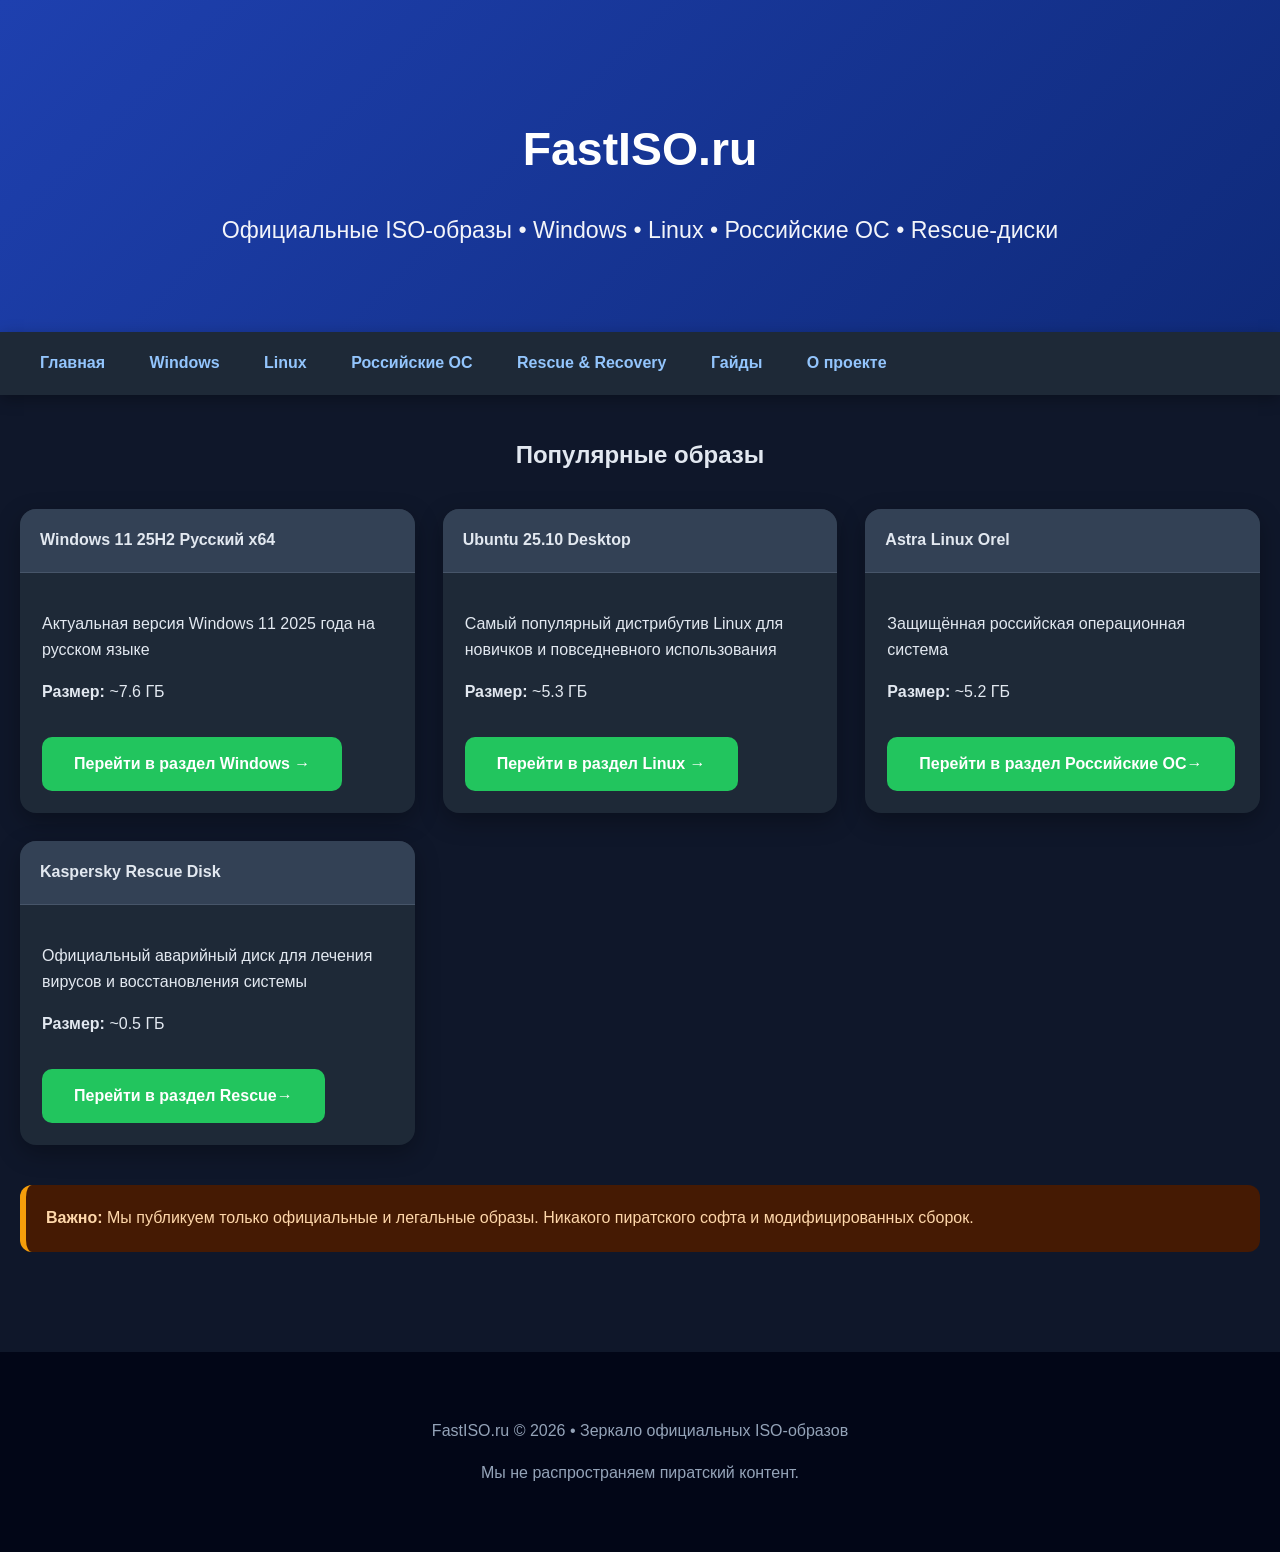
<file: index.html>
<!DOCTYPE html>
<html lang="ru">
<head>
    <meta charset="UTF-8">
    <meta name="viewport" content="width=device-width, initial-scale=1.0">
    <title>FastISO.ru - Скачать официальные ISO Windows, Linux и утилиты</title>
    <meta name="description" content="Быстрое и безопасное зеркало официальных ISO-образов: Windows 11, Windows 10, Ubuntu, Debian, Astra Linux, rescue-диски. Прямые ссылки.">
    <link rel="icon" href="favicon.ico" type="image/x-icon">
    <link rel="stylesheet" href="css/style.css">
</head>

<!-- Yandex.Metrika counter -->
<script type="text/javascript">
    (function(m,e,t,r,i,k,a){
        m[i]=m[i]||function(){(m[i].a=m[i].a||[]).push(arguments)};
        m[i].l=1*new Date();
        for (var j = 0; j < document.scripts.length; j++) {if (document.scripts[j].src === r) { return; }}
        k=e.createElement(t),a=e.getElementsByTagName(t)[0],k.async=1,k.src=r,a.parentNode.insertBefore(k,a)
    })(window, document,'script','https://mc.yandex.ru/metrika/tag.js?id=108480868', 'ym');

    ym(108480868, 'init', {ssr:true, webvisor:true, clickmap:true, ecommerce:"dataLayer", referrer: document.referrer, url: location.href, accurateTrackBounce:true, trackLinks:true});
</script>
<noscript><div><img src="https://mc.yandex.ru/watch/108480868" style="position:absolute; left:-9999px;" alt="" /></div></noscript>
<!-- /Yandex.Metrika counter -->
    
<body>
    <header>
        <div class="container">
            <h1>FastISO.ru</h1>
            <p class="subtitle">Официальные ISO-образы • Windows • Linux • Российские ОС • Rescue-диски</p>
        </div>
    </header>

    <nav class="main-nav">
        <div class="container">
            <a href="index.html">Главная</a>
            <a href="windows.html">Windows</a>
            <a href="linux.html">Linux</a>
            <a href="russian.html">Российские ОС</a>
            <a href="rescue.html">Rescue & Recovery</a>
            <a href="guides.html">Гайды</a>
            <a href="about.html">О проекте</a>
        </div>
    </nav>

    <div class="container">
        <h2 style="margin-bottom: 35px; text-align: center;">Популярные образы</h2>

        <div class="cards">
            <div class="card">
                <div class="card-header">Windows 11 25H2 Русский x64</div>
                <div class="card-body">
                    <p>Актуальная версия Windows 11 2025 года на русском языке</p>
                    <p><strong>Размер:</strong> ~7.6 ГБ</p>
                    <a href="windows.html" class="download-btn">Перейти в раздел Windows →</a>
                </div>
            </div>

            <div class="card">
                <div class="card-header">Ubuntu 25.10 Desktop</div>
                <div class="card-body">
                    <p>Самый популярный дистрибутив Linux для новичков и повседневного использования</p>
                    <p><strong>Размер:</strong> ~5.3 ГБ</p>
                    <a href="linux.html" class="download-btn">Перейти в раздел Linux →</a>
                </div>
            </div>

            <div class="card">
                <div class="card-header">Astra Linux Orel</div>
                <div class="card-body">
                    <p>Защищённая российская операционная система</p>
                    <p><strong>Размер:</strong> ~5.2 ГБ</p>
                    <a href="russian.html" class="download-btn">Перейти в раздел Российские ОС→</a>
                </div>
            </div>

            <div class="card">
                <div class="card-header">Kaspersky Rescue Disk</div>
                <div class="card-body">
                    <p>Официальный аварийный диск для лечения вирусов и восстановления системы</p>
                    <p><strong>Размер:</strong> ~0.5 ГБ</p>
                    <a href="rescue.html" class="download-btn">Перейти в раздел Rescue→</a>
                </div>
            </div>
        </div>

        <div class="warning">
            <strong>Важно:</strong> Мы публикуем только официальные и легальные образы. 
            Никакого пиратского софта и модифицированных сборок.
        </div>
    </div>

    <footer>
        <p>FastISO.ru © 2026 • Зеркало официальных ISO-образов</p>
        <p>Мы не распространяем пиратский контент.</p>
    </footer>
</body>
</html>
</file>
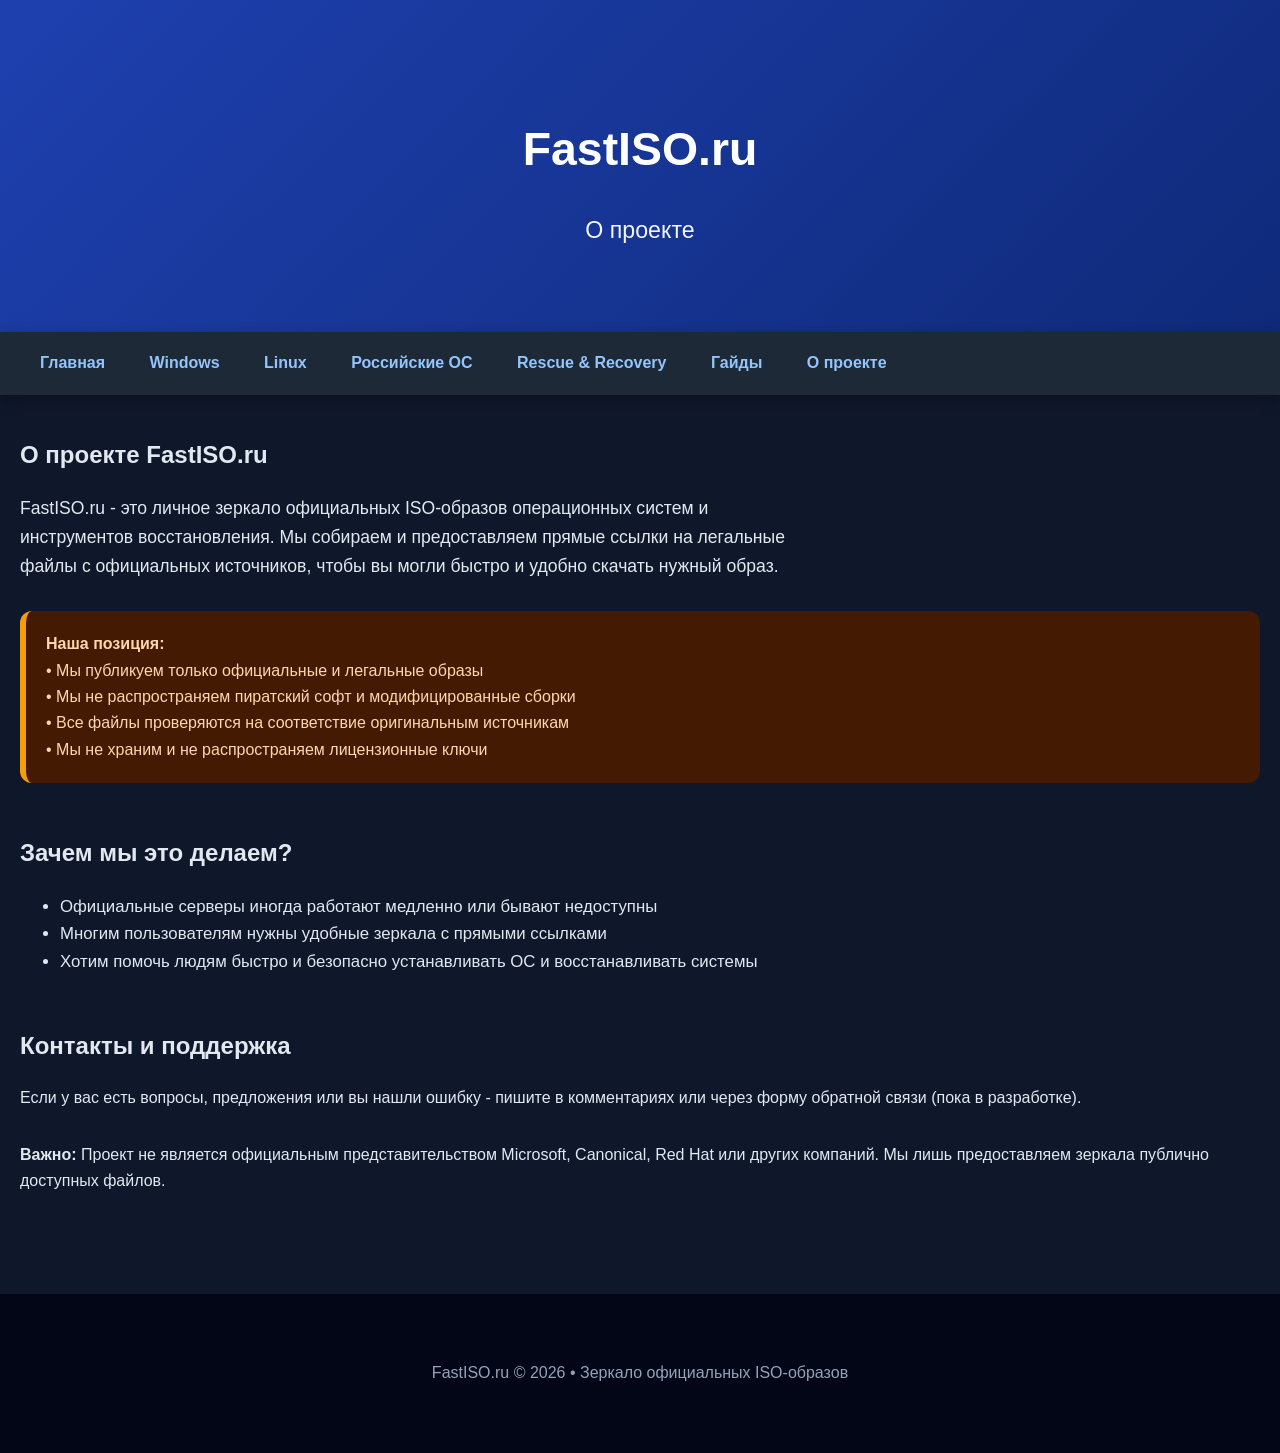
<file: about.html>
<!DOCTYPE html>
<html lang="ru">
<head>
    <meta charset="UTF-8">
    <meta name="viewport" content="width=device-width, initial-scale=1.0">
    <title>О проекте - FastISO.ru</title>
    <meta name="description" content="FastISO.ru - независимое зеркало официальных ISO-образов операционных систем и инструментов восстановления.">
    <link rel="icon" href="favicon.ico" type="image/x-icon">
    <link rel="stylesheet" href="css/style.css">
</head>
<body>
    <header>
        <div class="container">
            <h1>FastISO.ru</h1>
            <p class="subtitle">О проекте</p>
        </div>
    </header>

    <nav class="main-nav">
        <div class="container">
            <a href="index.html">Главная</a>
            <a href="windows.html">Windows</a>
            <a href="linux.html">Linux</a>
            <a href="russian.html">Российские ОС</a>
            <a href="rescue.html">Rescue & Recovery</a>
            <a href="guides.html">Гайды</a>
            <a href="about.html">О проекте</a>
        </div>
    </nav>

    <div class="container">
        <h2>О проекте FastISO.ru</h2>
        
        <p style="font-size: 1.1em; max-width: 800px;">
            FastISO.ru - это личное зеркало официальных ISO-образов операционных систем и инструментов восстановления. 
            Мы собираем и предоставляем прямые ссылки на легальные файлы с официальных источников, чтобы вы могли быстро и удобно скачать нужный образ.
        </p>

        <div class="warning" style="margin-top: 30px;">
            <strong>Наша позиция:</strong><br>
            • Мы публикуем только официальные и легальные образы<br>
            • Мы не распространяем пиратский софт и модифицированные сборки<br>
            • Все файлы проверяются на соответствие оригинальным источникам<br>
            • Мы не храним и не распространяем лицензионные ключи
        </div>

        <h2 style="margin-top: 50px;">Зачем мы это делаем?</h2>
        <ul style="max-width: 800px; font-size: 1.05em;">
            <li>Официальные серверы иногда работают медленно или бывают недоступны</li>
            <li>Многим пользователям нужны удобные зеркала с прямыми ссылками</li>
            <li>Хотим помочь людям быстро и безопасно устанавливать ОС и восстанавливать системы</li>
        </ul>

        <h2 style="margin-top: 50px;">Контакты и поддержка</h2>
        <p>
            Если у вас есть вопросы, предложения или вы нашли ошибку - пишите в комментариях или через форму обратной связи (пока в разработке).
        </p>

        <p style="margin-top: 30px;">
            <strong>Важно:</strong> Проект не является официальным представительством Microsoft, Canonical, Red Hat или других компаний. 
            Мы лишь предоставляем зеркала публично доступных файлов.
        </p>
    </div>

    <footer>
        <p>FastISO.ru © 2026 • Зеркало официальных ISO-образов</p>
    </footer>
</body>
</html>
</file>
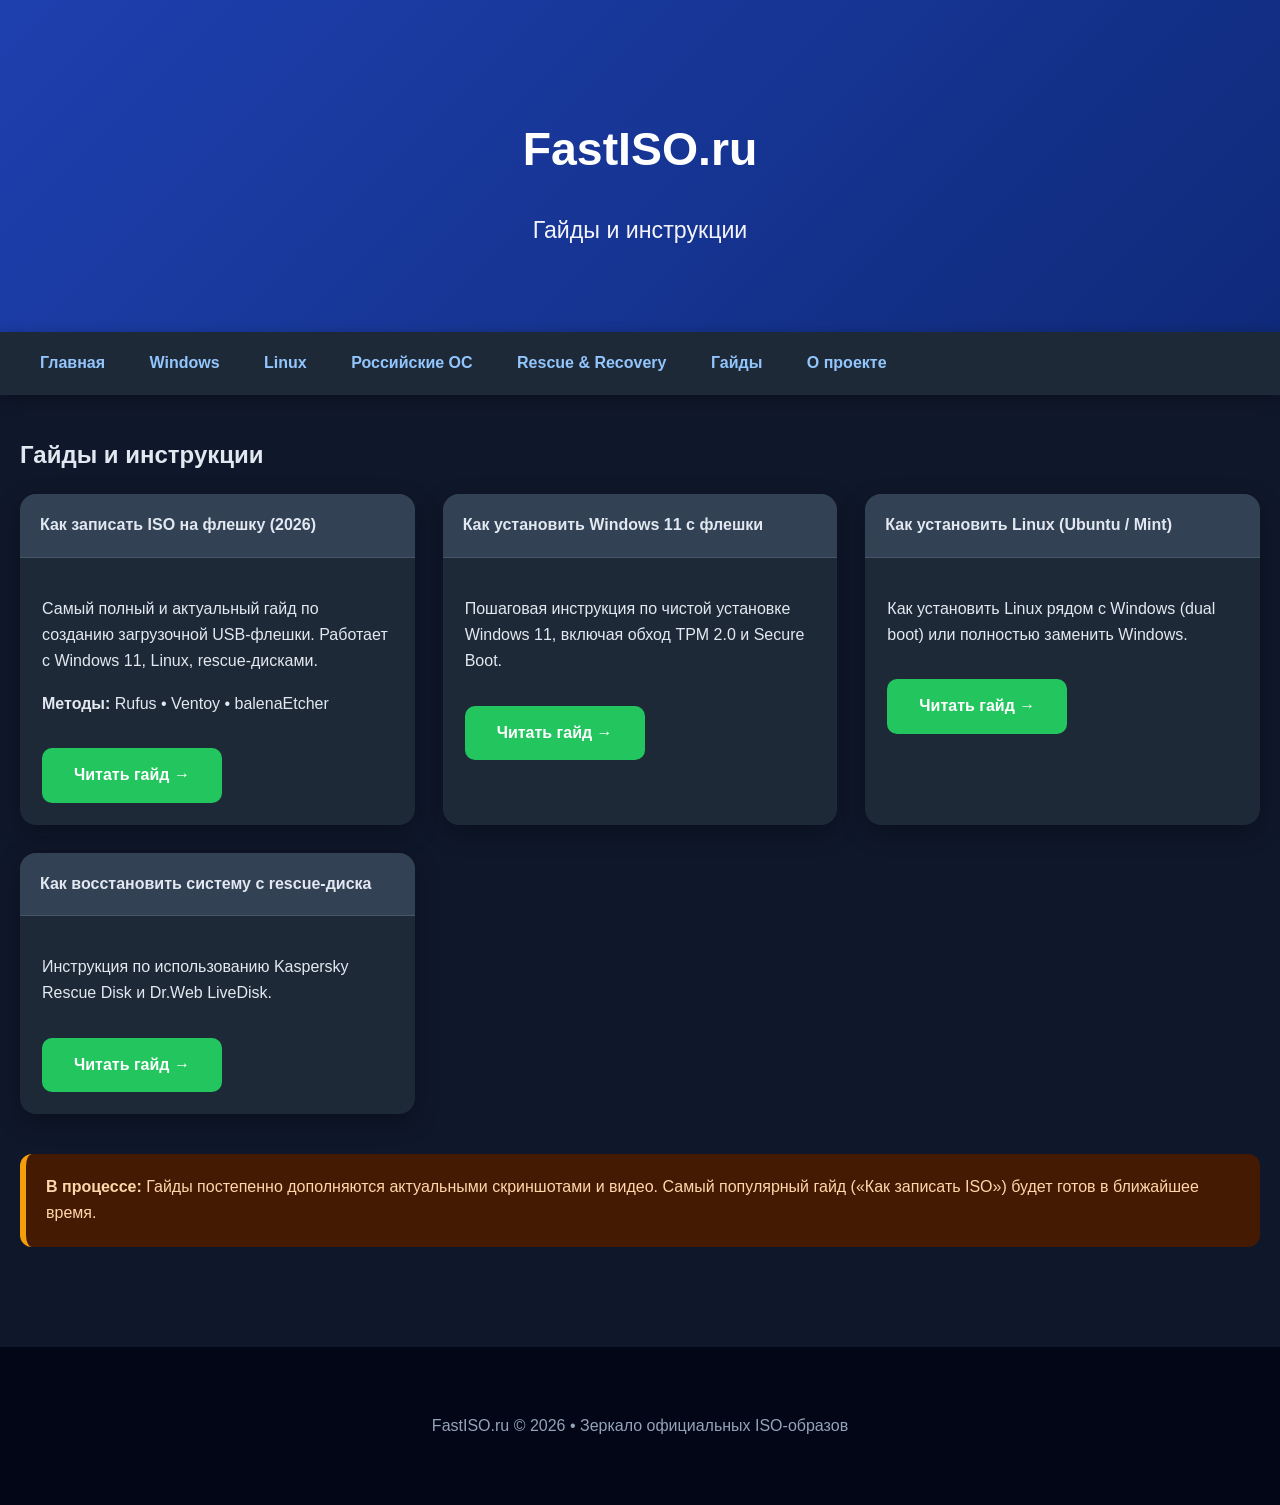
<file: guides.html>
<!DOCTYPE html>
<html lang="ru">
<head>
    <meta charset="UTF-8">
    <meta name="viewport" content="width=device-width, initial-scale=1.0">
    <title>Гайды и инструкции - FastISO.ru</title>
    <meta name="description" content="Полезные гайды: как записать ISO на флешку, как установить Windows 11, Linux и восстановить систему.">
    <link rel="icon" href="favicon.ico" type="image/x-icon">
    <link rel="stylesheet" href="css/style.css">
</head>
<body>
    <header>
        <div class="container">
            <h1>FastISO.ru</h1>
            <p class="subtitle">Гайды и инструкции</p>
        </div>
    </header>

    <nav class="main-nav">
        <div class="container">
            <a href="index.html">Главная</a>
            <a href="windows.html">Windows</a>
            <a href="linux.html">Linux</a>
            <a href="russian.html">Российские ОС</a>
            <a href="rescue.html">Rescue & Recovery</a>
            <a href="guides.html">Гайды</a>
            <a href="about.html">О проекте</a>
        </div>
    </nav>

    <div class="container">
        <h2>Гайды и инструкции</h2>

        <div class="cards">
            <!-- Главный гайд -->
            <div class="card">
                <div class="card-header">Как записать ISO на флешку (2026)</div>
                <div class="card-body">
                    <p>Самый полный и актуальный гайд по созданию загрузочной USB-флешки. Работает с Windows 11, Linux, rescue-дисками.</p>
                    <p><strong>Методы:</strong> Rufus • Ventoy • balenaEtcher</p>
                    <a href="#" class="download-btn">Читать гайд →</a>
                </div>
            </div>

            <div class="card">
                <div class="card-header">Как установить Windows 11 с флешки</div>
                <div class="card-body">
                    <p>Пошаговая инструкция по чистой установке Windows 11, включая обход TPM 2.0 и Secure Boot.</p>
                    <a href="#" class="download-btn">Читать гайд →</a>
                </div>
            </div>

            <div class="card">
                <div class="card-header">Как установить Linux (Ubuntu / Mint)</div>
                <div class="card-body">
                    <p>Как установить Linux рядом с Windows (dual boot) или полностью заменить Windows.</p>
                    <a href="#" class="download-btn">Читать гайд →</a>
                </div>
            </div>

            <div class="card">
                <div class="card-header">Как восстановить систему с rescue-диска</div>
                <div class="card-body">
                    <p>Инструкция по использованию Kaspersky Rescue Disk и Dr.Web LiveDisk.</p>
                    <a href="#" class="download-btn">Читать гайд →</a>
                </div>
            </div>
        </div>

        <div class="warning" style="margin-top: 40px;">
            <strong>В процессе:</strong> Гайды постепенно дополняются актуальными скриншотами и видео. 
            Самый популярный гайд («Как записать ISO») будет готов в ближайшее время.
        </div>
    </div>

    <footer>
        <p>FastISO.ru © 2026 • Зеркало официальных ISO-образов</p>
    </footer>
</body>
</html>
</file>
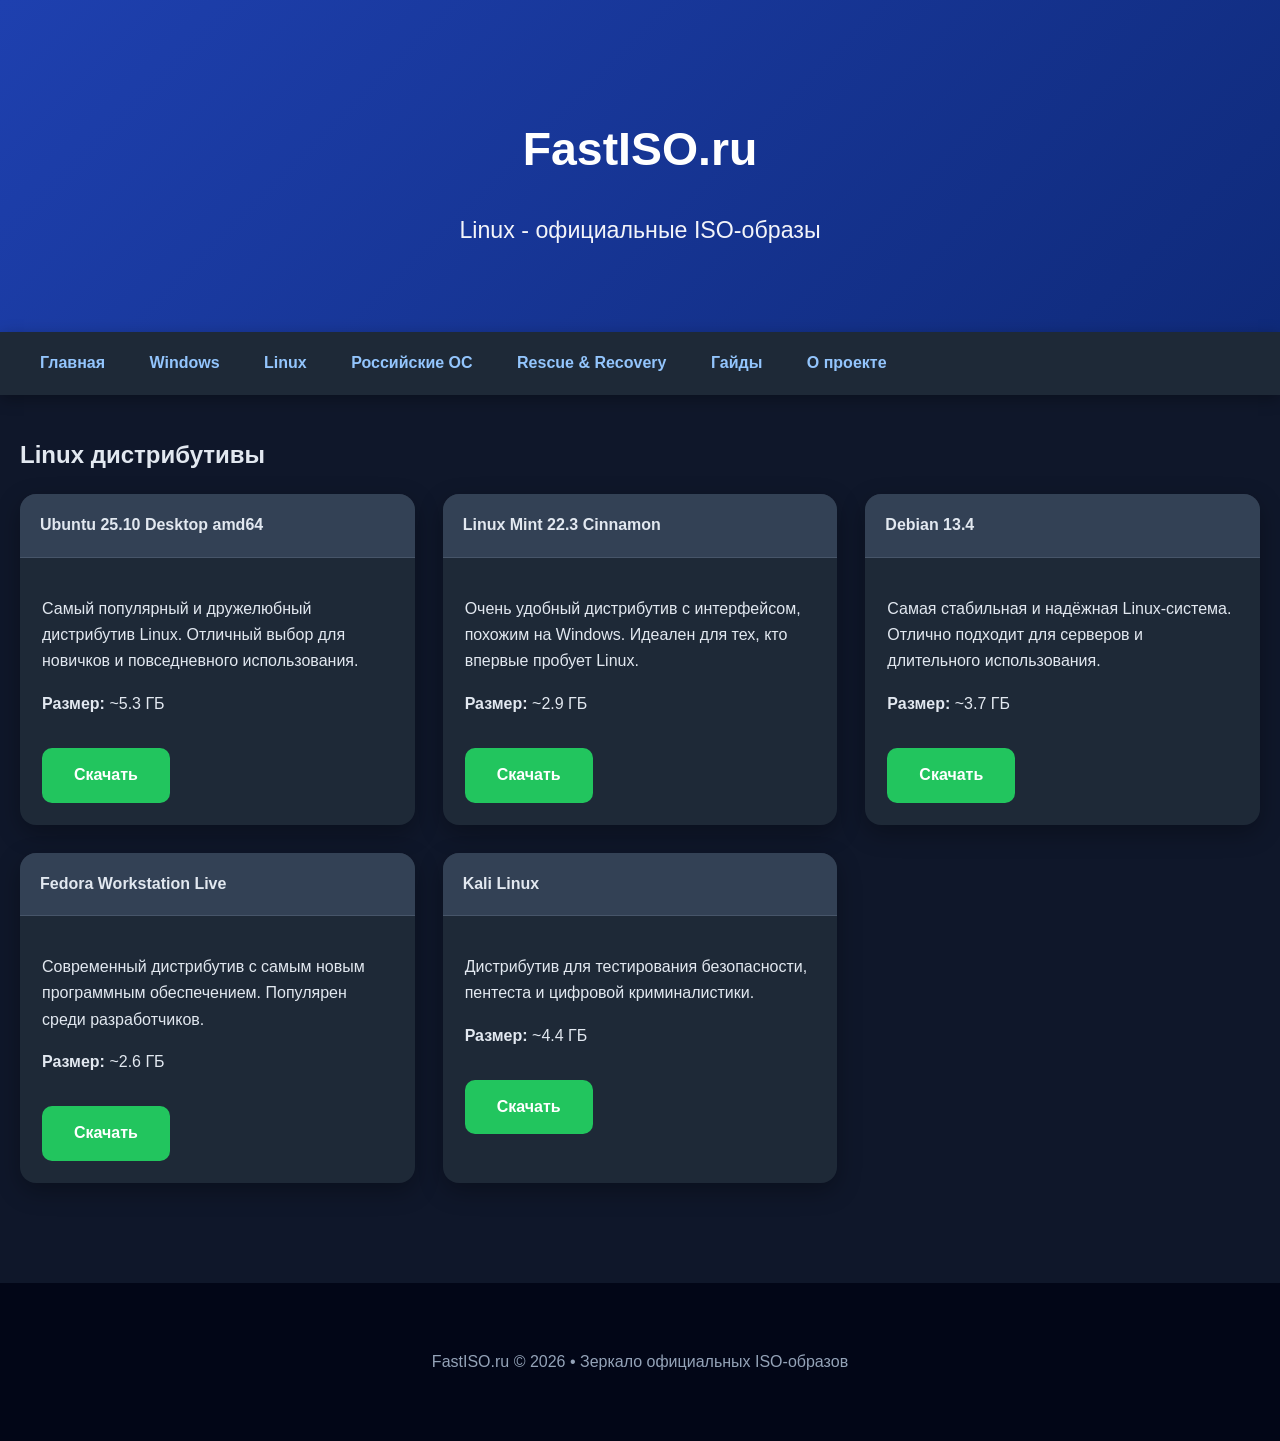
<file: linux.html>
<!DOCTYPE html>
<html lang="ru">
<head>
    <meta charset="UTF-8">
    <meta name="viewport" content="width=device-width, initial-scale=1.0">
    <title>Linux - Скачать официальные ISO | FastISO.ru</title>
    <meta name="description" content="Скачать официальные ISO Linux: Ubuntu, Linux Mint, Debian, Fedora, Kali Linux, Pop!_OS. Прямые ссылки.">
    <link rel="icon" href="favicon.ico" type="image/x-icon">
    <link rel="stylesheet" href="css/style.css">
</head>
<body>
    <header>
        <div class="container">
            <h1>FastISO.ru</h1>
            <p class="subtitle">Linux - официальные ISO-образы</p>
        </div>
    </header>

    <nav class="main-nav">
        <div class="container">
            <a href="index.html">Главная</a>
            <a href="windows.html">Windows</a>
            <a href="linux.html">Linux</a>
            <a href="russian.html">Российские ОС</a>
            <a href="rescue.html">Rescue & Recovery</a>
            <a href="guides.html">Гайды</a>
            <a href="about.html">О проекте</a>
        </div>
    </nav>

    <div class="container">
        <h2>Linux дистрибутивы</h2>
        
        <div class="cards">
            <div class="card">
                <div class="card-header">Ubuntu 25.10 Desktop amd64</div>
                <div class="card-body">
                    <p>Самый популярный и дружелюбный дистрибутив Linux. Отличный выбор для новичков и повседневного использования.</p>
                    <p><strong>Размер:</strong> ~5.3 ГБ</p>
                    <a href="https://cloud.mail.ru/public/m8D6/ayPZVkDx6" class="download-btn" target="_blank">Скачать</a>
                </div>
            </div>

            <div class="card">
                <div class="card-header">Linux Mint 22.3 Cinnamon</div>
                <div class="card-body">
                    <p>Очень удобный дистрибутив с интерфейсом, похожим на Windows. Идеален для тех, кто впервые пробует Linux.</p>
                    <p><strong>Размер:</strong> ~2.9 ГБ</p>
                    <a href="https://cloud.mail.ru/public/rYLx/APgeYuvij" class="download-btn" target="_blank">Скачать</a>
                </div>
            </div>

            <div class="card">
                <div class="card-header">Debian 13.4</div>
                <div class="card-body">
                    <p>Самая стабильная и надёжная Linux-система. Отлично подходит для серверов и длительного использования.</p>
                    <p><strong>Размер:</strong> ~3.7 ГБ</p>
                    <a href="https://cloud.mail.ru/public/PLoA/kBXdbWUMr" class="download-btn" target="_blank">Скачать</a>
                </div>
            </div>

            <div class="card">
                <div class="card-header">Fedora Workstation Live</div>
                <div class="card-body">
                    <p>Современный дистрибутив с самым новым программным обеспечением. Популярен среди разработчиков.</p>
                    <p><strong>Размер:</strong> ~2.6 ГБ</p>
                    <a href="https://cloud.mail.ru/public/NFwM/FbegWCV8a" class="download-btn" target="_blank">Скачать</a>
                </div>
            </div>

            <div class="card">
                <div class="card-header">Kali Linux</div>
                <div class="card-body">
                    <p>Дистрибутив для тестирования безопасности, пентеста и цифровой криминалистики.</p>
                    <p><strong>Размер:</strong> ~4.4 ГБ</p>
                    <a href="https://cloud.mail.ru/public/tnu3/WjfiTR2KY" class="download-btn" target="_blank">Скачать</a>
                </div>
            </div>
        </div>
    </div>

    <footer>
        <p>FastISO.ru © 2026 • Зеркало официальных ISO-образов</p>
    </footer>
</body>
</html>
</file>
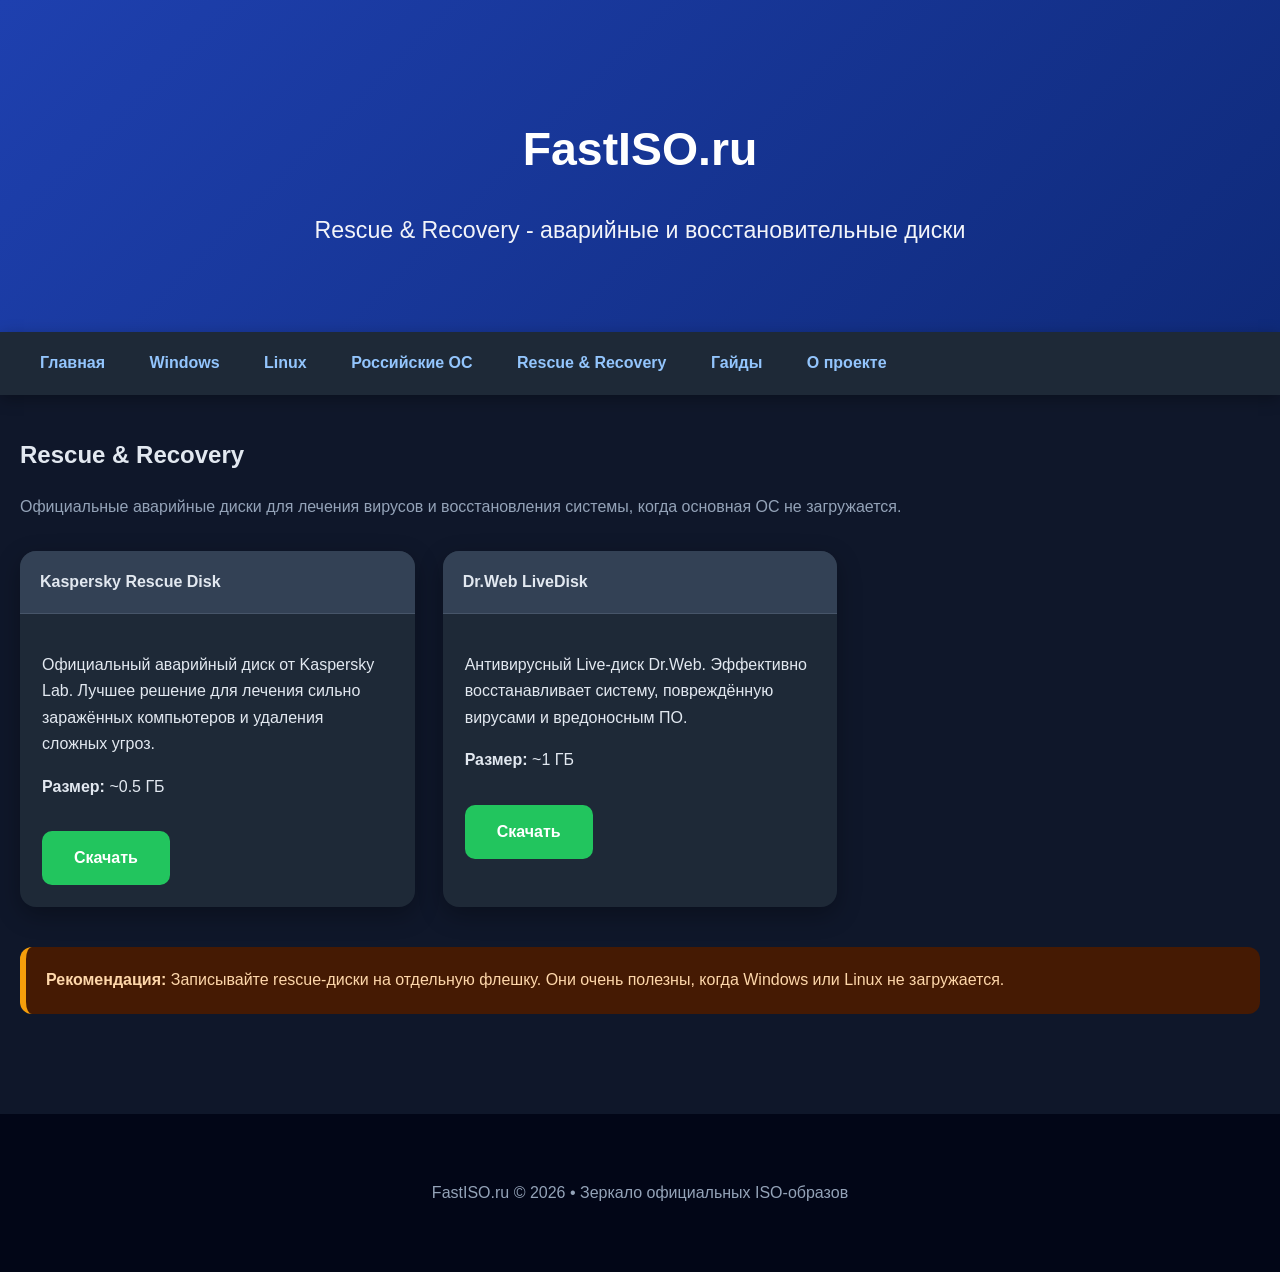
<file: rescue.html>
<!DOCTYPE html>
<html lang="ru">
<head>
    <meta charset="UTF-8">
    <meta name="viewport" content="width=device-width, initial-scale=1.0">
    <title>Rescue & Recovery - Аварийные диски | FastISO.ru</title>
    <meta name="description" content="Скачать официальные rescue-диски и инструменты восстановления: Kaspersky Rescue Disk, Dr.Web LiveDisk.">
    <link rel="icon" href="favicon.ico" type="image/x-icon">
    <link rel="stylesheet" href="css/style.css">
</head>
<body>
    <header>
        <div class="container">
            <h1>FastISO.ru</h1>
            <p class="subtitle">Rescue & Recovery - аварийные и восстановительные диски</p>
        </div>
    </header>

    <nav class="main-nav">
        <div class="container">
            <a href="index.html">Главная</a>
            <a href="windows.html">Windows</a>
            <a href="linux.html">Linux</a>
            <a href="russian.html">Российские ОС</a>
            <a href="rescue.html">Rescue & Recovery</a>
            <a href="guides.html">Гайды</a>
            <a href="about.html">О проекте</a>
        </div>
    </nav>

    <div class="container">
        <h2>Rescue & Recovery</h2>
        <p style="margin-bottom: 30px; color:#94a3b8;">Официальные аварийные диски для лечения вирусов и восстановления системы, когда основная ОС не загружается.</p>
        
        <div class="cards">
            <div class="card">
                <div class="card-header">Kaspersky Rescue Disk</div>
                <div class="card-body">
                    <p>Официальный аварийный диск от Kaspersky Lab. Лучшее решение для лечения сильно заражённых компьютеров и удаления сложных угроз.</p>
                    <p><strong>Размер:</strong> ~0.5 ГБ</p>
                    <a href="https://cloud.mail.ru/public/u8ep/g135eR89k" class="download-btn" target="_blank">Скачать</a>
                </div>
            </div>

            <div class="card">
                <div class="card-header">Dr.Web LiveDisk</div>
                <div class="card-body">
                    <p>Антивирусный Live-диск Dr.Web. Эффективно восстанавливает систему, повреждённую вирусами и вредоносным ПО.</p>
                    <p><strong>Размер:</strong> ~1 ГБ</p>
                    <a href="https://cloud.mail.ru/public/Dkkg/NYuFEL5Xe" class="download-btn" target="_blank">Скачать</a>
                </div>
            </div>
        </div>

        <div class="warning">
            <strong>Рекомендация:</strong> Записывайте rescue-диски на отдельную флешку. Они очень полезны, когда Windows или Linux не загружается.
        </div>
    </div>

    <footer>
        <p>FastISO.ru © 2026 • Зеркало официальных ISO-образов</p>
    </footer>
</body>
</html>
</file>
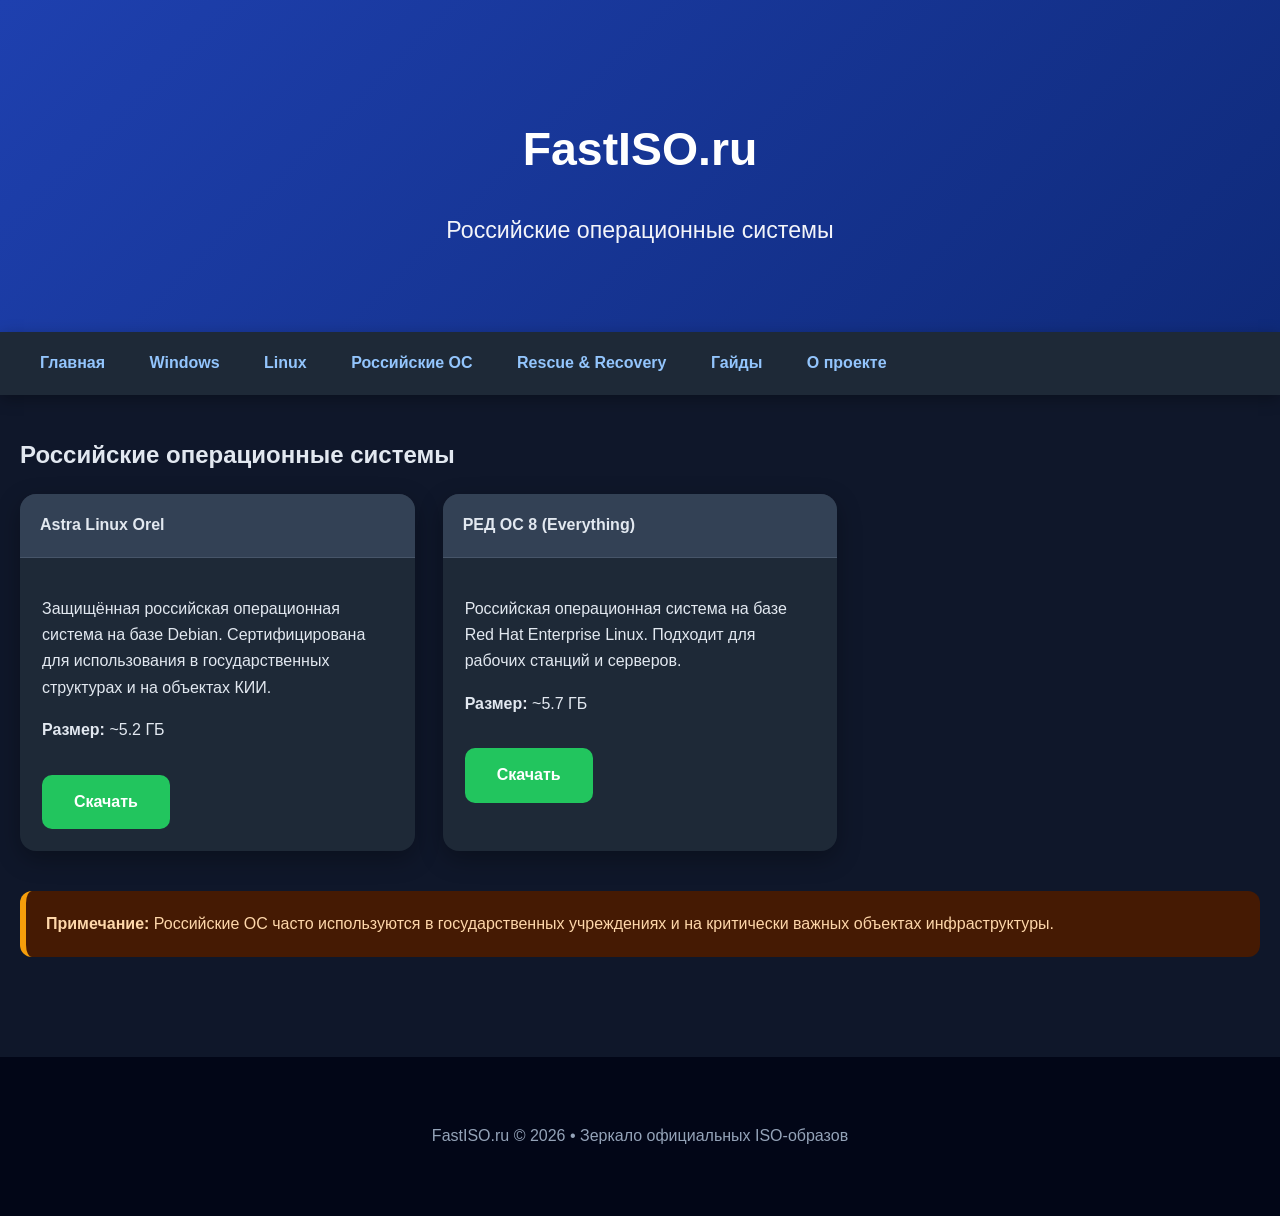
<file: russian.html>
<!DOCTYPE html>
<html lang="ru">
<head>
    <meta charset="UTF-8">
    <meta name="viewport" content="width=device-width, initial-scale=1.0">
    <title>Российские ОС - Скачать официальные ISO | FastISO.ru</title>
    <meta name="description" content="Скачать официальные ISO российских операционных систем: Astra Linux, РЕД ОС, Альт и другие.">
    <link rel="icon" href="favicon.ico" type="image/x-icon">
    <link rel="stylesheet" href="css/style.css">
</head>
<body>
    <header>
        <div class="container">
            <h1>FastISO.ru</h1>
            <p class="subtitle">Российские операционные системы</p>
        </div>
    </header>

    <nav class="main-nav">
        <div class="container">
            <a href="index.html">Главная</a>
            <a href="windows.html">Windows</a>
            <a href="linux.html">Linux</a>
            <a href="russian.html">Российские ОС</a>
            <a href="rescue.html">Rescue & Recovery</a>
            <a href="guides.html">Гайды</a>
            <a href="about.html">О проекте</a>
        </div>
    </nav>

    <div class="container">
        <h2>Российские операционные системы</h2>
        
        <div class="cards">
            <div class="card">
                <div class="card-header">Astra Linux Orel</div>
                <div class="card-body">
                    <p>Защищённая российская операционная система на базе Debian. Сертифицирована для использования в государственных структурах и на объектах КИИ.</p>
                    <p><strong>Размер:</strong> ~5.2 ГБ</p>
                    <a href="https://cloud.mail.ru/public/b4Bk/sgxucVqjA" class="download-btn" target="_blank">Скачать</a>
                </div>
            </div>

            <div class="card">
                <div class="card-header">РЕД ОС 8 (Everything)</div>
                <div class="card-body">
                    <p>Российская операционная система на базе Red Hat Enterprise Linux. Подходит для рабочих станций и серверов.</p>
                    <p><strong>Размер:</strong> ~5.7 ГБ</p>
                    <a href="https://cloud.mail.ru/public/uLB3/HqeVU4Jfh" class="download-btn" target="_blank">Скачать</a>
                </div>
            </div>

            <!-- Можно добавить позже: Альт, ROSA, Simply Linux и т.д. -->
        </div>

        <div class="warning">
            <strong>Примечание:</strong> Российские ОС часто используются в государственных учреждениях и на критически важных объектах инфраструктуры.
        </div>
    </div>

    <footer>
        <p>FastISO.ru © 2026 • Зеркало официальных ISO-образов</p>
    </footer>
</body>
</html>
</file>
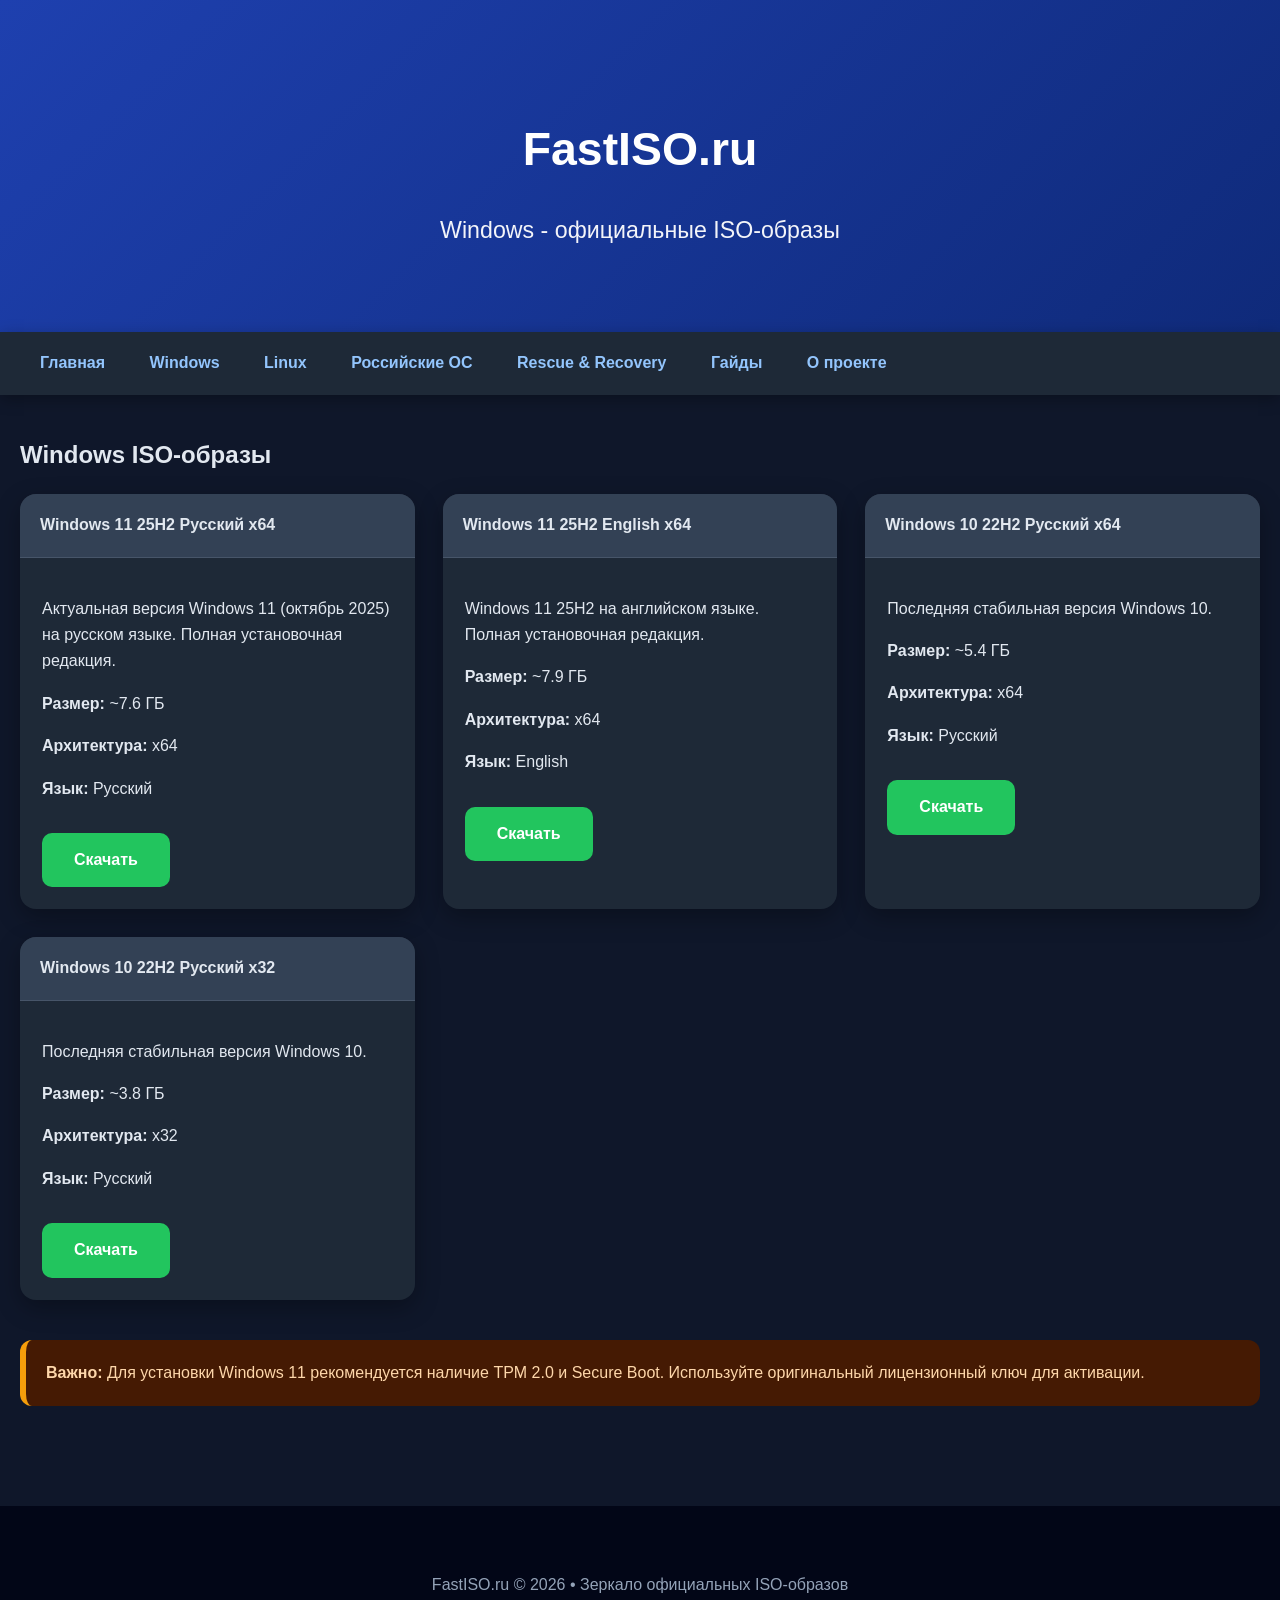
<file: windows.html>
<!DOCTYPE html>
<html lang="ru">
<head>
    <meta charset="UTF-8">
    <meta name="viewport" content="width=device-width, initial-scale=1.0">
    <title>Windows - Скачать официальные ISO | FastISO.ru</title>
    <meta name="description" content="Скачать официальные ISO Windows 11 25H2 и Windows 10 22H2. Русская и английская версии, прямые ссылки.">
    <link rel="icon" href="favicon.ico" type="image/x-icon">
    <link rel="stylesheet" href="css/style.css">
</head>
<body>
    <header>
        <div class="container">
            <h1>FastISO.ru</h1>
            <p class="subtitle">Windows - официальные ISO-образы</p>
        </div>
    </header>

    <nav class="main-nav">
        <div class="container">
            <a href="index.html">Главная</a>
            <a href="windows.html">Windows</a>
            <a href="linux.html">Linux</a>
            <a href="russian.html">Российские ОС</a>
            <a href="rescue.html">Rescue & Recovery</a>
            <a href="guides.html">Гайды</a>
            <a href="about.html">О проекте</a>
        </div>
    </nav>

    <div class="container">
        <h2>Windows ISO-образы</h2>

        <div class="cards">
            <div class="card">
                <div class="card-header">Windows 11 25H2 Русский x64</div>
                <div class="card-body">
                    <p>Актуальная версия Windows 11 (октябрь 2025) на русском языке. Полная установочная редакция.</p>
                    <p><strong>Размер:</strong> ~7.6 ГБ</p>
                    <p><strong>Архитектура:</strong> x64</p>
                    <p><strong>Язык:</strong> Русский</p>
                    <a href="https://cloud.mail.ru/public/Cm8D/rquinfsVb" class="download-btn" target="_blank">Скачать</a>
                </div>
            </div>

            <div class="card">
                <div class="card-header">Windows 11 25H2 English x64</div>
                <div class="card-body">
                    <p>Windows 11 25H2 на английском языке. Полная установочная редакция.</p>
                    <p><strong>Размер:</strong> ~7.9 ГБ</p>
                    <p><strong>Архитектура:</strong> x64</p>
                    <p><strong>Язык:</strong> English</p>
                    <a href="https://cloud.mail.ru/public/4gr3/buutA6SwG" class="download-btn" target="_blank">Скачать</a>
                </div>
            </div>

            <div class="card">
                <div class="card-header">Windows 10 22H2 Русский x64</div>
                <div class="card-body">
                    <p>Последняя стабильная версия Windows 10.</p>
                    <p><strong>Размер:</strong> ~5.4 ГБ</p>
                    <p><strong>Архитектура:</strong> x64</p>
                    <p><strong>Язык:</strong> Русский</p>
                    <a href="https://cloud.mail.ru/public/xsEf/qP5Wz9q8Z" class="download-btn" target="_blank">Скачать</a>
                </div>
            </div>

            <div class="card">
                <div class="card-header">Windows 10 22H2 Русский x32</div>
                <div class="card-body">
                    <p>Последняя стабильная версия Windows 10.</p>
                    <p><strong>Размер:</strong> ~3.8 ГБ</p>
                    <p><strong>Архитектура:</strong> x32</p>
                    <p><strong>Язык:</strong> Русский</p>
                    <a href="https://cloud.mail.ru/public/vqd2/jQLURhvT6" class="download-btn" target="_blank">Скачать</a>
                </div>
            </div>
        </div>

        <div class="warning">
            <strong>Важно:</strong> Для установки Windows 11 рекомендуется наличие TPM 2.0 и Secure Boot. 
            Используйте оригинальный лицензионный ключ для активации.
        </div>
    </div>

    <footer>
        <p>FastISO.ru © 2026 • Зеркало официальных ISO-образов</p>
    </footer>
</body>
</html>
</file>
<file: css/style.css>
/* css/style.css - Обновлённая версия с тёмной темой по умолчанию */

:root {
    --bg: #0f172a;
    --text: #e2e8f0;
    --card-bg: #1e2937;
    --header-bg: linear-gradient(135deg, #1e40af, #0f2a7a);
    --accent: #3b82f6;
}

body {
    font-family: 'Segoe UI', Arial, sans-serif;
    background: var(--bg);
    color: var(--text);
    line-height: 1.65;
    margin: 0;
    padding: 0;
}

header {
    background: var(--header-bg);
    color: white;
    padding: 80px 20px 60px;
    text-align: center;
}

h1 {
    font-size: 2.9em;
    margin-bottom: 12px;
}

.subtitle {
    font-size: 1.45em;
    opacity: 0.95;
}

.container {
    max-width: 1300px;
    margin: 0 auto;
    padding: 0 20px;
}

.main-nav {
    background: #1e2937;
    padding: 18px 0;
    box-shadow: 0 4px 15px rgba(0,0,0,0.3);
    margin-bottom: 40px;
}

.main-nav a {
    margin: 0 20px;
    color: #93c5fd;
    text-decoration: none;
    font-weight: 600;
}

.main-nav a:hover {
    color: white;
}

.cards {
    display: grid;
    grid-template-columns: repeat(auto-fill, minmax(380px, 1fr));
    gap: 28px;
}

.card {
    background: var(--card-bg);
    border-radius: 16px;
    overflow: hidden;
    box-shadow: 0 8px 25px rgba(0,0,0,0.3);
    transition: all 0.3s;
}

.card:hover {
    transform: translateY(-10px);
    box-shadow: 0 15px 35px rgba(0,0,0,0.4);
}

.card-header {
    padding: 18px 20px;
    font-weight: bold;
    background: #334155;
    border-bottom: 1px solid #475569;
}

.card-body {
    padding: 22px;
}

.download-btn {
    background: #22c55e;
    color: white;
    padding: 14px 32px;
    text-decoration: none;
    border-radius: 10px;
    font-weight: bold;
    display: inline-block;
    margin-top: 15px;
}

.download-btn:hover {
    background: #16a34a;
}

/* Warning */
.warning {
    background: #451a03;
    color: #fed7aa;
    padding: 20px;
    border-radius: 12px;
    border-left: 6px solid #f59e0b;
    margin: 40px 0;
}

footer {
    background: #020617;
    color: #94a3b8;
    text-align: center;
    padding: 50px 20px;
    margin-top: 100px;
}

/* Адаптив */
@media (max-width: 768px) {
    .cards {
        grid-template-columns: 1fr;
    }
}
</file>
